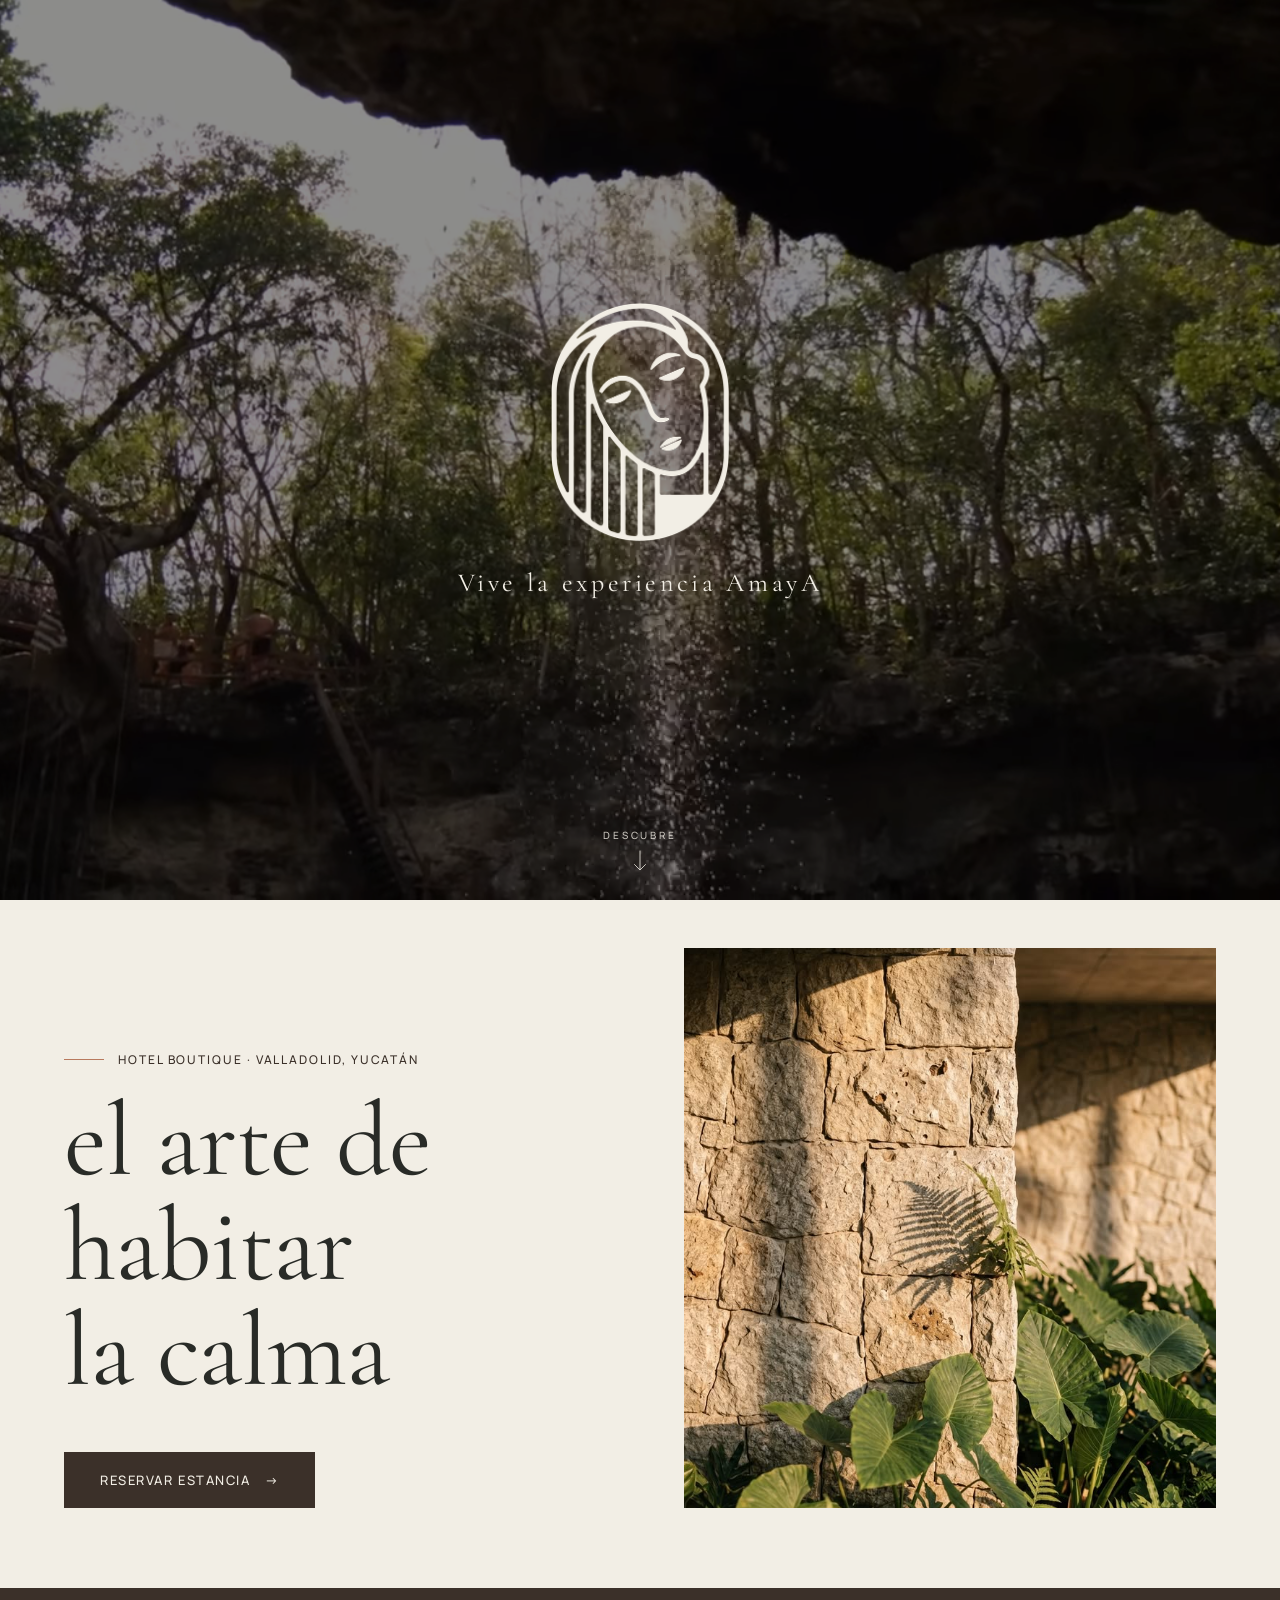
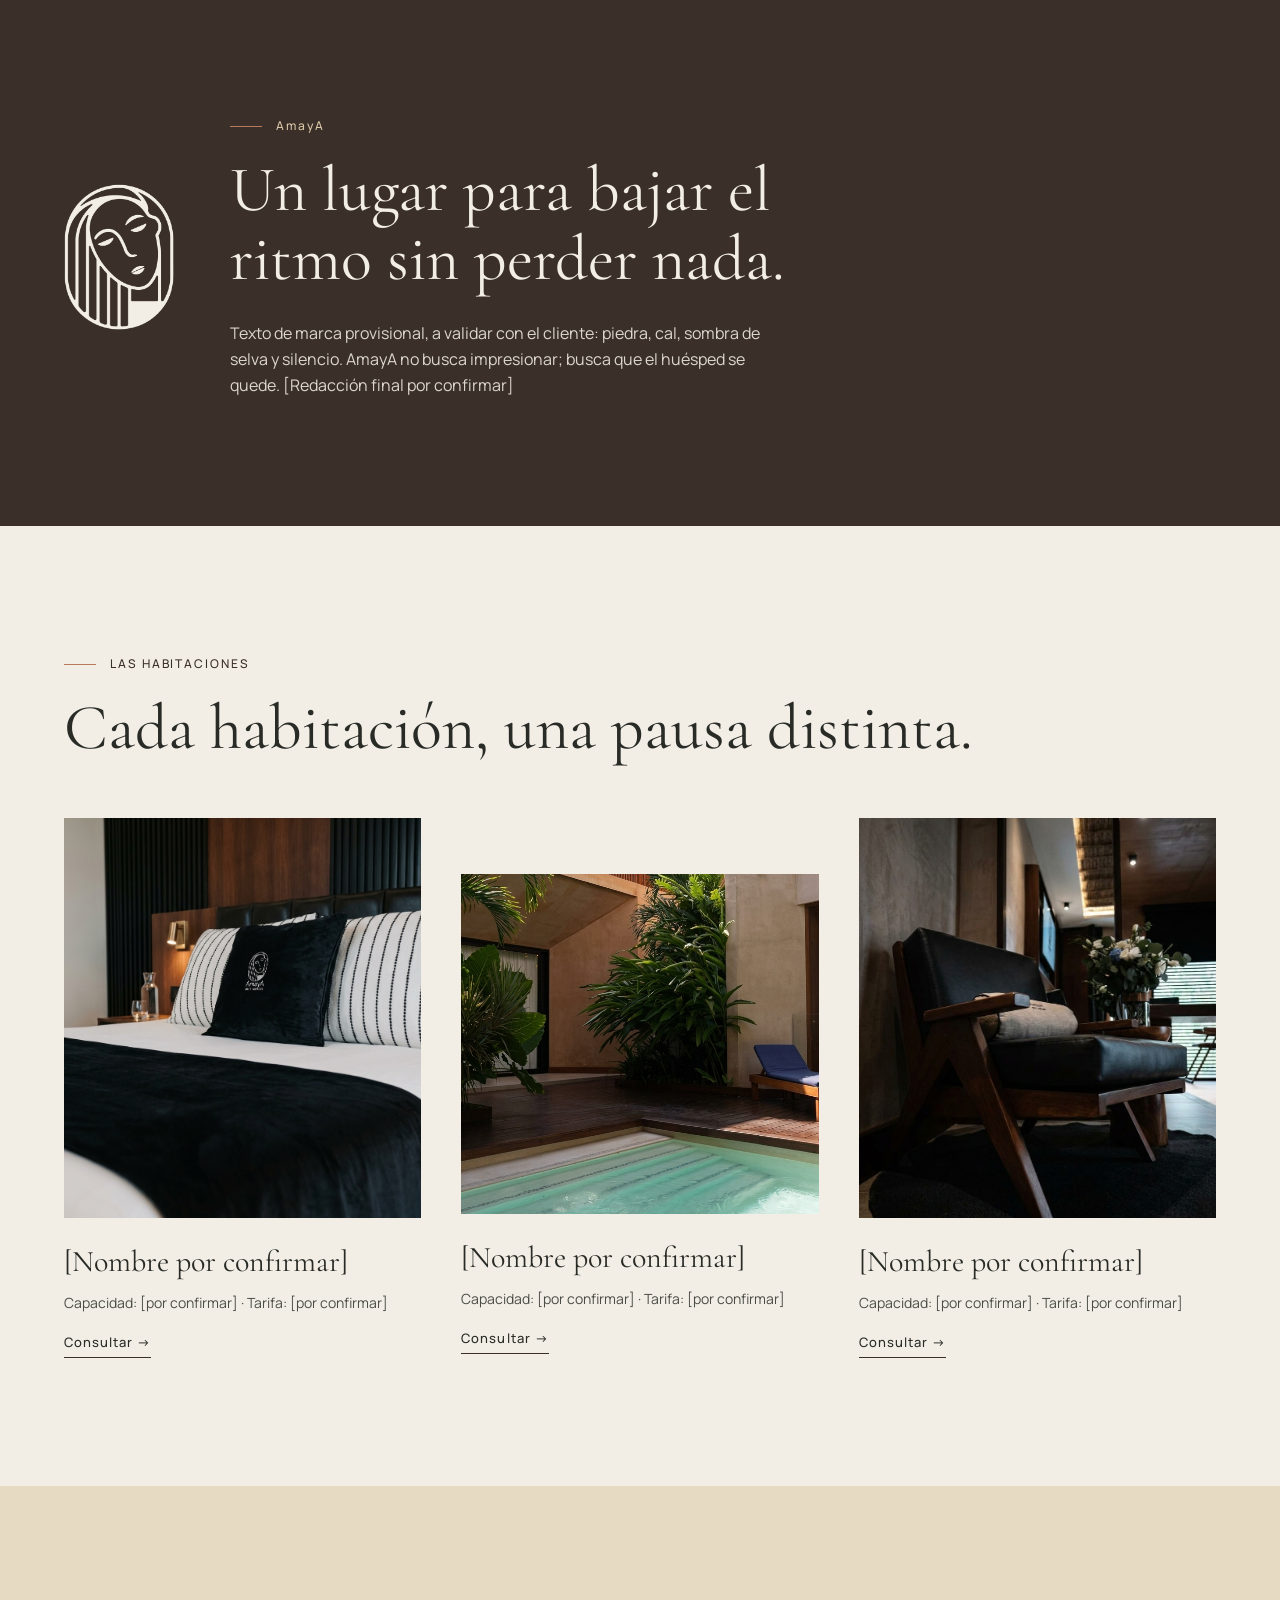
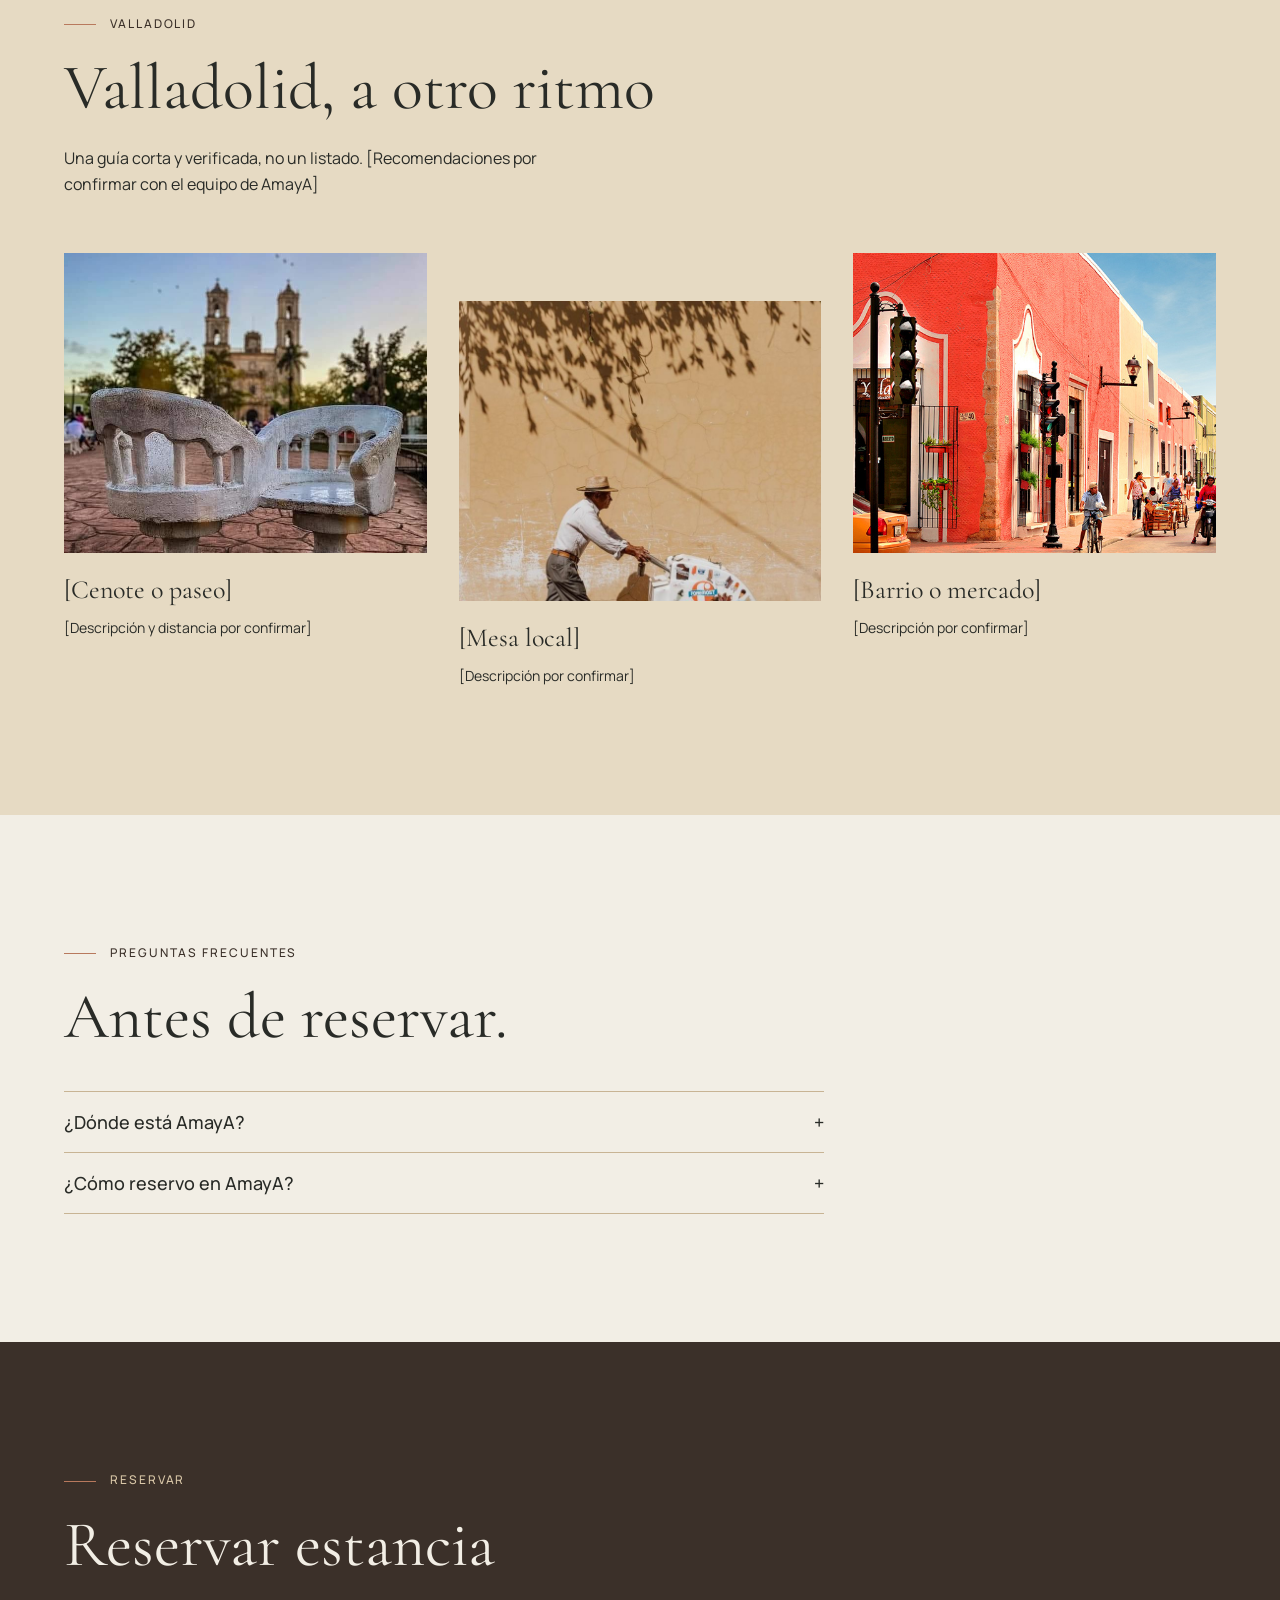
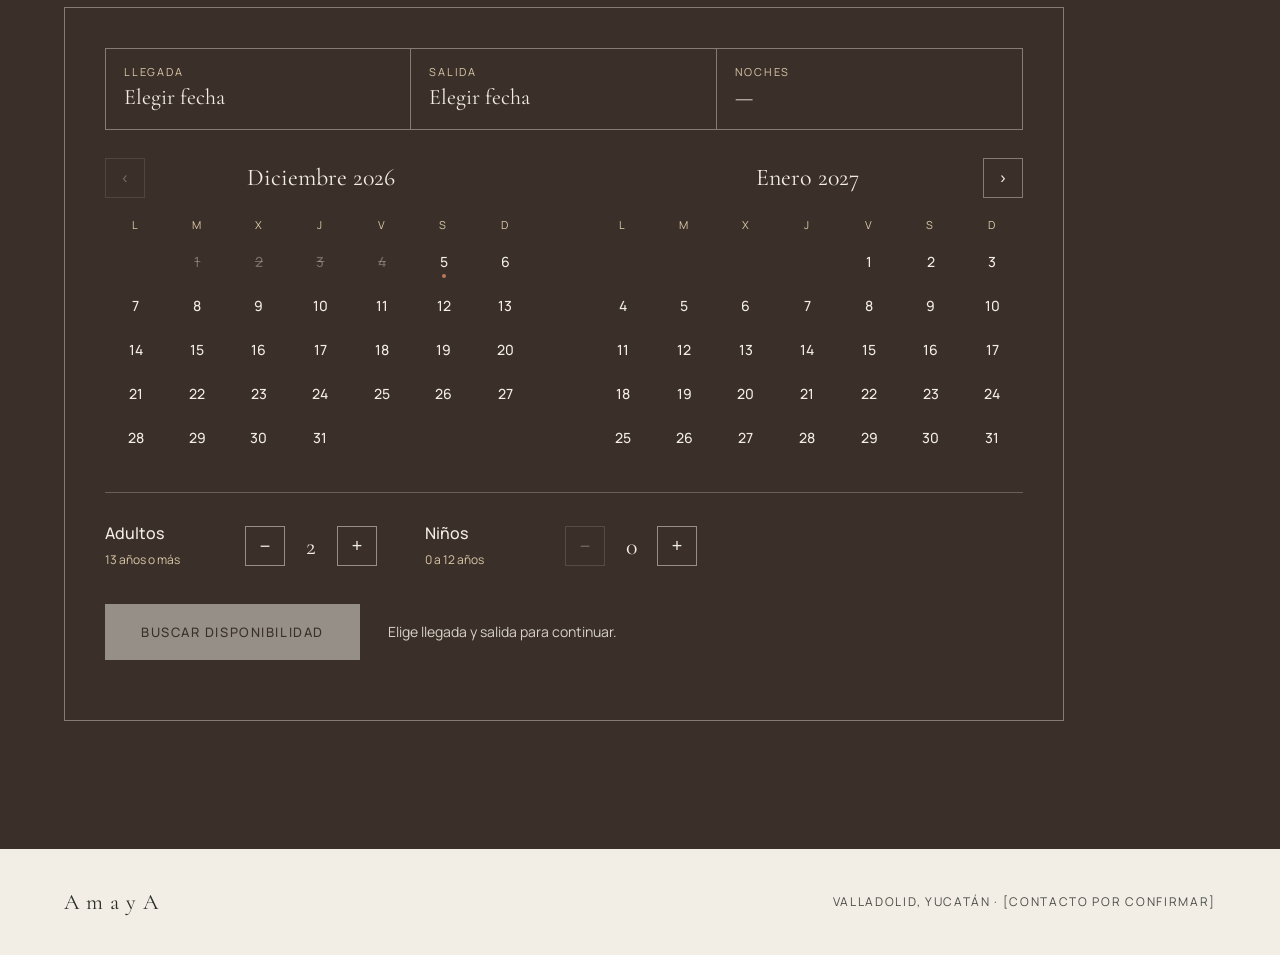
<file: index.html>
<!doctype html>
<html lang="es-MX">
<head>
<!-- Google Tag Manager: descomentar y reemplazar GTM-XXXXXXX
<script>(function(w,d,s,l,i){w[l]=w[l]||[];w[l].push({'gtm.start':new Date().getTime(),event:'gtm.js'});var f=d.getElementsByTagName(s)[0],j=d.createElement(s),dl=l!='dataLayer'?'&l='+l:'';j.async=true;j.src='https://www.googletagmanager.com/gtm.js?id='+i+dl;f.parentNode.insertBefore(j,f);})(window,document,'script','dataLayer','GTM-XXXXXXX');</script>
-->
<meta charset="utf-8">
<meta name="viewport" content="width=device-width, initial-scale=1">
<title>AmayA · Hotel boutique en Valladolid, Yucatán</title>
<meta name="description" content="AmayA es un hotel boutique en Valladolid, Yucatán, pensado para habitar la calma. Descubre las habitaciones y reserva directo en el sitio oficial.">
<meta name="robots" content="index, follow, max-image-preview:large">
<meta name="theme-color" content="#F2EEE5">
<link rel="canonical" href="https://www.REEMPLAZAR-DOMINIO.com/">
<link rel="icon" href="images/brand/favicon.png" type="image/png">
<link rel="apple-touch-icon" href="images/brand/apple-touch-icon.png">
<meta property="og:type" content="website">
<meta property="og:site_name" content="AmayA">
<meta property="og:title" content="AmayA · Hotel boutique en Valladolid, Yucatán">
<meta property="og:description" content="El arte de habitar la calma. Hotel boutique en Valladolid, Yucatán.">
<meta property="og:image" content="https://www.REEMPLAZAR-DOMINIO.com/images/og/og-amaya.jpg">
<meta property="og:url" content="https://www.REEMPLAZAR-DOMINIO.com/">
<meta property="og:locale" content="es_MX">
<meta name="twitter:card" content="summary_large_image">
<meta name="twitter:title" content="AmayA · Hotel boutique en Valladolid, Yucatán">
<meta name="twitter:description" content="El arte de habitar la calma.">
<meta name="twitter:image" content="https://www.REEMPLAZAR-DOMINIO.com/images/og/og-amaya.jpg">
<link rel="preconnect" href="https://fonts.googleapis.com">
<link rel="preconnect" href="https://fonts.gstatic.com" crossorigin>
<link href="https://fonts.googleapis.com/css2?family=Cormorant+Garamond:wght@400;500&family=Manrope:wght@400;500;600&display=swap" rel="stylesheet">
<style id="video-hero-critical">
body{margin:0}
.video-hero{position:relative;width:100%;height:100vh;height:100svh;min-height:480px;display:flex;align-items:center;justify-content:center;overflow:hidden;background:#292B27}
.video-hero video{position:absolute;inset:0;width:100%;height:100%;object-fit:cover;display:block}
.video-hero::before{content:"";position:absolute;inset:0;background:rgba(0,0,0,.45);z-index:1;pointer-events:none}
.vh-center{position:relative;z-index:2;display:flex;flex-direction:column;align-items:center;text-align:center;color:#F2EEE5}
.video-hero .logo-center{width:clamp(90px,16vw,170px);height:auto;display:block;animation:vhLogo 1.4s .3s ease both}
.vh-tag{margin:26px 0 0;font:400 clamp(18px,2.2vw,26px)/1.2 'Cormorant Garamond',Georgia,serif;letter-spacing:.14em;animation:vhRise 1.2s 1s ease both}
.vh-down{position:absolute;z-index:2;left:0;right:0;bottom:28px;display:flex;flex-direction:column;align-items:center;gap:8px;color:rgba(242,238,229,.8);font:500 10px 'Manrope',system-ui,sans-serif;letter-spacing:.28em;text-transform:uppercase;animation:vhRise 1.2s 1.6s ease both}
.vh-down:hover{color:#F2EEE5}
.vh-down svg{animation:vhBob 2.4s ease-in-out infinite}
@keyframes vhLogo{from{opacity:0;transform:scale(.94)}to{opacity:1;transform:none}}
@keyframes vhRise{from{opacity:0;transform:translateY(8px)}to{opacity:1;transform:none}}
@keyframes vhBob{0%,100%{transform:translateY(0);opacity:.55}50%{transform:translateY(6px);opacity:1}}
@media (prefers-reduced-motion:reduce){.video-hero .logo-center,.vh-tag,.vh-down,.vh-down svg{animation:none}}
body.vh header.top{position:fixed;left:0;right:0;top:0;transform:translateY(-100%);transition:transform .5s cubic-bezier(.2,.7,.1,1)}
body.vh header.top.show{transform:none}
section,.hero{scroll-margin-top:84px}
.nm{text-transform:none}
footer b{text-transform:none}
.slot.ok figcaption,.slot:has(img) figcaption{display:none}
</style>
<link rel="stylesheet" href="css/style.css?v=3">
<!-- Datos estructurados. Completar los campos marcados en SEO-GEO-ESTRATEGIA.md (teléfono, geo, habitaciones, redes) cuando estén confirmados. No inventar datos. -->
<script type="application/ld+json">{"@context":"https://schema.org","@type":"Hotel","@id":"https://www.REEMPLAZAR-DOMINIO.com/#hotel","name":"AmayA","description":"Hotel boutique en Valladolid, Yucatán. El arte de habitar la calma.","url":"https://www.REEMPLAZAR-DOMINIO.com/","image":"https://www.REEMPLAZAR-DOMINIO.com/images/og/og-amaya.jpg","logo":"https://www.REEMPLAZAR-DOMINIO.com/images/brand/logo-carbon.png","address":{"@type":"PostalAddress","addressLocality":"Valladolid","addressRegion":"Yucatán","addressCountry":"MX"},"inLanguage":"es-MX"}</script>
<script type="application/ld+json">{"@context":"https://schema.org","@type":"WebSite","name":"AmayA","url":"https://www.REEMPLAZAR-DOMINIO.com/","inLanguage":"es-MX"}</script>
<script type="application/ld+json">{"@context":"https://schema.org","@type":"FAQPage","mainEntity":[{"@type":"Question","name":"¿Dónde está AmayA?","acceptedAnswer":{"@type":"Answer","text":"AmayA es un hotel boutique en Valladolid, Yucatán, México."}},{"@type":"Question","name":"¿Cómo reservo en AmayA?","acceptedAnswer":{"@type":"Answer","text":"Reserva directo en el sitio oficial: elige llegada, salida y huéspedes en la sección Reservar y continúa en el motor de reservas."}}]}</script>
</head>
<body class="vh">
<!-- GTM noscript: descomentar junto con el script del head
<noscript><iframe src="https://www.googletagmanager.com/ns.html?id=GTM-XXXXXXX" height="0" width="0" style="display:none;visibility:hidden"></iframe></noscript>
-->
<a class="skip" href="#contenido">Saltar al contenido</a>
<header class="top">
  <a class="brand" href="#inicio" aria-label="AmayA, inicio"><img src="images/brand/logo-carbon.png" alt="" width="34" height="45"><span>AmayA</span></a>
  <nav aria-label="Principal"><ul>
    <li><a href="#amaya"><span class="nm">AmayA</span></a></li><li><a href="#habitaciones">Habitaciones</a></li><li><a href="#valladolid">Valladolid</a></li><li><a href="#reservar">Reservar</a></li>
  </ul></nav>
</header>
<main id="contenido">
<section class="video-hero">
  <video autoplay muted playsinline loop preload="auto" aria-hidden="true">
    <source src="images/hero/hero.webm" type="video/webm">
    <source src="images/hero/hero.mp4" type="video/mp4">
  </video>
  <div class="vh-center">
    <img src="images/brand/logo-cal.png" alt="" class="logo-center" width="180" height="240">
    <p class="vh-tag">Vive la experiencia AmayA</p>
  </div>
  <a class="vh-down" href="#inicio" aria-label="Descubre AmayA: bajar al contenido"><span>Descubre</span><svg width="14" height="22" viewBox="0 0 14 22" fill="none" aria-hidden="true"><path d="M7 1v18M1.5 14.5 7 20l5.5-5.5" stroke="currentColor" stroke-width="1" stroke-linecap="round" stroke-linejoin="round"/></svg></a>
</section>

<section id="inicio" class="hero wrap" aria-label="AmayA, el arte de habitar la calma">
  <div class="hero-copy rise">
    <p class="eyebrow kicker"><i></i>Hotel boutique · Valladolid, Yucatán</p>
    <h1 class="sr-only">AmayA — Hotel boutique en Valladolid, Yucatán</h1>
    <p class="hero-hl" id="h1"><span class="ln"><span>el arte de</span></span><span class="ln"><span>habitar</span></span><span class="ln"><span>la calma</span></span></p>
    <a class="btn" href="#reservar" data-track="reserve_click" data-where="hero">Reservar estancia <span aria-hidden="true">→</span></a>
  </div>
  <figure class="ph fade slot"><img src="images/hero/hero.jpg" alt="Patio de AmayA, hotel boutique en Valladolid, Yucatán, con luz lateral sobre muros de cal y vegetación" width="1200" height="1500" loading="eager" decoding="async" onload="this.parentNode.classList.add('ok')" onerror="this.remove()"><figcaption>Imagen provisional<small>Sustituir por images/hero/hero.jpg</small></figcaption></figure>
</section>

<section id="amaya" class="blk dark" aria-labelledby="t-amaya">
  <div class="amaya">
    <img src="images/brand/logo-cal.png" alt="Símbolo de AmayA: musa en línea dentro de un óvalo" width="110" height="146">
    <div>
      <p class="eyebrow line rv"><span class="nm">AmayA</span></p>
      <h2 class="rv" style="--d:.1s" id="t-amaya">Un lugar para bajar el ritmo sin perder nada.</h2>
      <p class="rv" style="--d:.2s">Texto de marca provisional, a validar con el cliente: piedra, cal, sombra de selva y silencio. AmayA no busca impresionar; busca que el huésped se quede. [Redacción final por confirmar]</p>
    </div>
  </div>
</section>

<section id="habitaciones" class="blk" aria-labelledby="t-hab">
  <p class="eyebrow line rv" style="color:var(--tierra)">Las habitaciones</p>
  <h2 class="rv" style="--d:.1s" id="t-hab">Cada habitación, una pausa distinta.</h2>
  <div class="rooms">
    <article class="room rv"><figure class="ph slot"><img src="images/habitaciones/habitacion-1.jpg" alt="Habitación 1 de AmayA, hotel boutique en Valladolid, Yucatán" width="1200" height="1500" loading="lazy" decoding="async" onload="this.parentNode.classList.add('ok')" onerror="this.remove()"><figcaption>Foto provisional<small>habitacion-1.jpg</small></figcaption></figure><h3>[Nombre por confirmar]</h3><p>Capacidad: [por confirmar] · Tarifa: [por confirmar]</p><a class="link" href="#reservar" data-track="reserve_click" data-where="room-1">Consultar →</a></article>
    <article class="room rv"><figure class="ph slot"><img src="images/habitaciones/habitacion-2.jpg" alt="Habitación 2 de AmayA, hotel boutique en Valladolid, Yucatán" width="1200" height="1500" loading="lazy" decoding="async" onload="this.parentNode.classList.add('ok')" onerror="this.remove()"><figcaption>Foto provisional<small>habitacion-2.jpg</small></figcaption></figure><h3>[Nombre por confirmar]</h3><p>Capacidad: [por confirmar] · Tarifa: [por confirmar]</p><a class="link" href="#reservar" data-track="reserve_click" data-where="room-2">Consultar →</a></article>
    <article class="room rv"><figure class="ph slot"><img src="images/habitaciones/habitacion-3.jpg" alt="Habitación 3 de AmayA, hotel boutique en Valladolid, Yucatán" width="1200" height="1500" loading="lazy" decoding="async" onload="this.parentNode.classList.add('ok')" onerror="this.remove()"><figcaption>Foto provisional<small>habitacion-3.jpg</small></figcaption></figure><h3>[Nombre por confirmar]</h3><p>Capacidad: [por confirmar] · Tarifa: [por confirmar]</p><a class="link" href="#reservar" data-track="reserve_click" data-where="room-3">Consultar →</a></article>
  </div>
</section>

<section id="valladolid" class="blk val" aria-labelledby="t-val">
  <p class="eyebrow line rv" style="color:var(--tierra)">Valladolid</p>
  <h2 class="rv" style="--d:.1s" id="t-val">Valladolid, a otro ritmo</h2>
  <p class="lead rv">Una guía corta y verificada, no un listado. [Recomendaciones por confirmar con el equipo de AmayA]</p>
  <div class="spots">
    <article class="spot rv"><figure class="ph slot"><img src="images/valladolid/valladolid-1.jpg" alt="Valladolid, Yucatán: recomendación 1 cerca de AmayA hotel boutique" width="1200" height="1500" loading="lazy" decoding="async" onload="this.parentNode.classList.add('ok')" onerror="this.remove()"><figcaption>Imagen provisional<small>valladolid-1.jpg</small></figcaption></figure><h3>[Cenote o paseo]</h3><p>[Descripción y distancia por confirmar]</p></article>
    <article class="spot rv"><figure class="ph slot"><img src="images/valladolid/valladolid-2.jpg" alt="Valladolid, Yucatán: recomendación 2 cerca de AmayA hotel boutique" width="1200" height="1500" loading="lazy" decoding="async" onload="this.parentNode.classList.add('ok')" onerror="this.remove()"><figcaption>Imagen provisional<small>valladolid-2.jpg</small></figcaption></figure><h3>[Mesa local]</h3><p>[Descripción por confirmar]</p></article>
    <article class="spot rv"><figure class="ph slot"><img src="images/valladolid/valladolid-3.jpg" alt="Valladolid, Yucatán: recomendación 3 cerca de AmayA hotel boutique" width="1200" height="1500" loading="lazy" decoding="async" onload="this.parentNode.classList.add('ok')" onerror="this.remove()"><figcaption>Imagen provisional<small>valladolid-3.jpg</small></figcaption></figure><h3>[Barrio o mercado]</h3><p>[Descripción por confirmar]</p></article>
  </div>
</section>


<section id="faq" class="blk" aria-labelledby="t-faq">
  <p class="eyebrow line rv" style="color:var(--tierra)">Preguntas frecuentes</p>
  <h2 class="rv" style="--d:.1s" id="t-faq">Antes de reservar.</h2>
  <div class="faq rv">
    <details><summary>¿Dónde está AmayA?</summary><p>AmayA es un hotel boutique en Valladolid, Yucatán, México. [Dirección y referencias por confirmar]</p></details>
    <details><summary>¿Cómo reservo en AmayA?</summary><p>Reserva directo en este sitio: elige llegada, salida y huéspedes en la sección Reservar y continúa en el motor de reservas oficial.</p></details>
  </div>
</section>

<section id="reservar" class="blk dark" aria-labelledby="t-res">
  <div class="book">
    <p class="eyebrow line rv">Reservar</p>
    <h2 class="rv" style="--d:.1s" id="t-res">Reservar estancia</h2>
    <div class="panel rv" id="booker">
      <div class="sumrow" aria-live="polite">
        <div class="sumcell"><small>Llegada</small><output id="o-in">Elegir fecha</output></div>
        <div class="sumcell"><small>Salida</small><output id="o-out">Elegir fecha</output></div>
        <div class="sumcell"><small>Noches</small><output id="o-n">—</output></div>
      </div>
      <div class="cal" id="cal" role="group" aria-label="Calendario de fechas"></div>
      <div class="guests">
        <div class="gc"><div class="lbl"><b>Adultos</b><small>13 años o más</small></div><div class="step"><button type="button" id="a-"  aria-label="Menos adultos">−</button><output id="a-o" aria-live="polite">2</output><button type="button" id="a+" aria-label="Más adultos">+</button></div></div>
        <div class="gc"><div class="lbl"><b>Niños</b><small>0 a 12 años</small></div><div class="step"><button type="button" id="c-" aria-label="Menos niños">−</button><output id="c-o" aria-live="polite">0</output><button type="button" id="c+" aria-label="Más niños">+</button></div></div>
      </div>
      <div class="actions">
        <button class="btn light" id="book-btn" type="button" disabled>Buscar disponibilidad</button>
        <p class="hint" id="hint">Elige llegada y salida para continuar.</p>
      </div>
      <p class="status" id="book-status" role="status" aria-live="polite"></p>
    </div>
  </div>
</section>
</main>

<footer><b>AmayA</b><span>Valladolid, Yucatán · [Contacto por confirmar]</span></footer>
<div class="sticky"><a class="btn" href="#reservar" data-track="reserve_click" data-where="sticky">Reservar estancia</a></div>
<script src="js/script.js?v=3" defer></script>
</body>
</html>
</file>
<file: css/style.css>
/* Concepto: editorial quieto. Cal como lienzo, tierra como peso, un solo acento de arcilla. Mucho aire, una foto por momento. */
:root{
  color-scheme:light;
  --cal:#F2EEE5; --arena:#E6DAC3; --arena-d:#C8B494; --tierra:#3B3029; --carbon:#292B27; --arcilla:#B8795D; --salvia:#A9B39A; --muted:#4a4c46; --cal-t:#D9C7A8;
  --display:'Cormorant Garamond',Georgia,serif; --body:'Manrope',system-ui,sans-serif;
  --gut:clamp(20px,5vw,72px);
}
*{box-sizing:border-box}
html{scroll-behavior:smooth}
@media (prefers-reduced-motion:reduce){html{scroll-behavior:auto}}
body{background:var(--cal);color:var(--carbon);font-family:var(--body);line-height:1.6;padding-inline:0;padding-bottom:0}
a{color:inherit;text-decoration:none}
a:focus-visible,button:focus-visible{outline:2px solid var(--arcilla);outline-offset:4px}
.skip{position:absolute;left:-999px;top:8px;background:var(--tierra);color:var(--cal);padding:10px 16px;z-index:50}
.skip:focus{left:8px}
.wrap{padding-inline:var(--gut)}
.eyebrow{font-size:12px;letter-spacing:.16em;text-transform:uppercase;font-weight:500;margin:0 0 20px}
h1,h2,h3,.hero-hl{font-family:var(--display);font-weight:400;margin:0;text-wrap:balance}
h2{font-size:clamp(36px,5vw,64px);line-height:1.08}
header.top{position:sticky;top:env(safe-area-inset-top,0px);z-index:20;background:var(--cal);display:flex;flex-wrap:wrap;gap:12px 32px;justify-content:space-between;align-items:center;padding:16px var(--gut)}
.brand{display:flex;align-items:center;gap:14px}
.brand img{width:34px;height:auto;display:block}
.brand span{font-family:var(--display);font-size:24px;letter-spacing:.32em}
nav ul{list-style:none;margin:0;padding:0;display:flex;flex-wrap:wrap;gap:8px 28px;font-size:12px;letter-spacing:.16em;text-transform:uppercase;font-weight:500}
nav a{padding:6px 0;border-bottom:1px solid transparent}
nav a:hover,nav a[aria-current="true"]{border-color:var(--arcilla)}
.video-hero{position:relative;width:100%;height:100vh;display:flex;align-items:center;justify-content:center;overflow:hidden}
.video-hero video{position:absolute;inset:0;width:100%;height:100%;object-fit:cover;display:block}
.video-hero::before{content:'';position:absolute;inset:0;background:rgba(0,0,0,.45);z-index:1}
.video-hero .logo-center{position:relative;z-index:2;width:clamp(80px,20vw,180px);height:auto;display:block;animation:logoFade 1.2s .4s ease both}
@media (prefers-reduced-motion:no-preference){@keyframes logoFade{from{opacity:0;transform:scale(.92)}to{opacity:1;transform:scale(1)}}}
.hero{display:flex;flex-wrap:wrap;gap:48px;align-items:flex-end;padding-block:48px 80px}
.hero-copy{flex:1 1 360px;min-width:0}
.kicker{display:flex;align-items:center;gap:14px;color:var(--tierra)}
.kicker i{width:40px;height:1px;background:var(--arcilla);display:block}
.hero-hl{margin:0;font-size:clamp(52px,8.2vw,116px);line-height:1;letter-spacing:-.01em;text-transform:lowercase}
.btn{display:inline-flex;align-items:center;gap:14px;height:56px;padding:0 36px;background:var(--tierra);color:var(--cal);font:500 13px var(--body);letter-spacing:.12em;text-transform:uppercase;border:0;cursor:pointer}
.btn:hover{background:var(--carbon)}
.hero .btn{margin-top:48px}
.ph{margin:0;display:flex;flex-direction:column;justify-content:flex-end;padding:20px;font-size:12px;letter-spacing:.1em;text-transform:uppercase;line-height:1.7;color:#2a2018}
.ph small{text-transform:none;letter-spacing:.03em;font-size:12px}
.hero .ph{flex:1 1 320px;min-width:0;max-width:560px;min-height:min(560px,70vw);background:var(--arena-d)}
@media (prefers-reduced-motion:no-preference){
 .rise{animation:rise .8s .3s ease both}.fade{animation:fade .9s ease both}
 @keyframes rise{from{opacity:0;transform:translateY(12px)}to{opacity:1;transform:none}}
 @keyframes fade{from{opacity:0}to{opacity:1}}
}
section.blk{padding:clamp(72px,10vw,140px) var(--gut)}
.dark{background:var(--tierra);color:var(--cal)}
.dark .eyebrow{color:var(--cal-t)}
.amaya{display:flex;flex-wrap:wrap;gap:56px;align-items:center;max-width:1200px;margin-inline:auto}
.amaya img{width:110px;height:auto}
.amaya div{flex:1 1 360px;min-width:0}
.amaya h2{margin-bottom:28px}
.amaya p:last-child{max-width:560px;color:rgba(242,238,229,.88);margin:0}
.rooms{display:grid;grid-template-columns:repeat(auto-fit,minmax(260px,1fr));gap:40px;align-items:start;margin-top:56px}
.room:nth-child(2){margin-top:56px}
.room .ph{height:400px}
.room:nth-child(1) .ph{background:var(--arena-d)} .room:nth-child(2) .ph{background:var(--salvia);height:340px} .room:nth-child(3) .ph{background:var(--arena)}
.room h3{font-size:30px;margin:20px 0 6px}
.room p{margin:0 0 14px;font-size:14px;color:var(--muted)}
.link{font-size:13px;letter-spacing:.08em;font-weight:500;border-bottom:1px solid var(--tierra);padding-bottom:4px;display:inline-block}
.val{background:var(--arena)}
.val .lead{max-width:520px;margin:24px 0 0}
.spots{display:grid;grid-template-columns:repeat(auto-fit,minmax(220px,1fr));gap:32px;align-items:start;margin-top:56px}
.spot:nth-child(2){margin-top:48px}
.spot .ph{height:300px}
.spot:nth-child(1) .ph{background:#D9B8A3}.spot:nth-child(2) .ph{background:var(--cal)}.spot:nth-child(3) .ph{background:var(--arena-d)}
.spot h3{font-size:26px;margin:16px 0 6px}.spot p{margin:0;font-size:14px}
.book h2{margin-bottom:28px}
.panel{border:1px solid rgba(242,238,229,.4);padding:32px}
.btn.light{background:var(--cal);color:var(--tierra)}
.btn.light:hover{background:var(--arena)}
footer{padding:40px var(--gut) 40px;display:flex;flex-wrap:wrap;gap:16px 40px;justify-content:space-between;align-items:center;font-size:12px;letter-spacing:.14em;text-transform:uppercase;color:var(--muted)}
footer b{font:400 22px var(--display);letter-spacing:.32em;color:var(--carbon)}

/* ---- movimiento sutil ---- */
header.top{transition:box-shadow .4s ease,background .4s ease}
header.top.scrolled{box-shadow:0 1px 0 var(--arena-d)}
nav a{position:relative;border-bottom:0}
nav a::after{content:"";position:absolute;left:0;right:0;bottom:0;height:1px;background:var(--arcilla);transform:scaleX(0);transform-origin:left;transition:transform .45s cubic-bezier(.6,0,.2,1)}
nav a:hover::after,nav a[aria-current="true"]::after{transform:scaleX(1)}
.link{position:relative;border-bottom:0;padding-bottom:5px}
.link::after{content:"";position:absolute;left:0;right:0;bottom:0;height:1px;background:var(--tierra);transform-origin:right;transition:transform .45s cubic-bezier(.6,0,.2,1)}
.link:hover{opacity:1}.link:hover::after{transform:scaleX(.35)}
.btn span[aria-hidden]{transition:transform .35s ease}.btn:hover span[aria-hidden]{transform:translateX(5px)}
.room .ph,.spot .ph{transition:transform .9s cubic-bezier(.2,.6,.2,1)}
.room,.spot{overflow:hidden}
.room:hover .ph,.spot:hover .ph{transform:scale(1.025)}
.room .ph,.spot .ph{transform-origin:center}
.eyebrow.line::before{content:"";display:inline-block;width:32px;height:1px;background:var(--arcilla);vertical-align:middle;margin-right:14px;transform-origin:left;transition:transform .9s .15s cubic-bezier(.6,0,.2,1)}
@media (prefers-reduced-motion:no-preference){
 .hero-hl .ln{display:block;overflow:hidden}
 .hero-hl .ln>span{display:block;animation:lineup 1.1s cubic-bezier(.2,.7,.1,1) both}
 .hero-hl .ln:nth-child(2)>span{animation-delay:.12s}.hero-hl .ln:nth-child(3)>span{animation-delay:.24s}
 @keyframes lineup{from{transform:translateY(105%)}to{transform:none}}
 .hero .ph{animation:wipe 1.3s .15s cubic-bezier(.6,0,.2,1) both}
 @keyframes wipe{from{clip-path:inset(0 0 100% 0)}to{clip-path:inset(0)}}
 .hero-copy .eyebrow,.hero .btn{animation:rise .9s .7s ease both}
 .amaya img{animation:breathe 9s ease-in-out infinite}
 @keyframes breathe{0%,100%{opacity:.92;transform:translateY(0)}50%{opacity:1;transform:translateY(-4px)}}
 .js .rv{opacity:0;transform:translateY(18px);transition:opacity .9s ease,transform .9s cubic-bezier(.2,.6,.2,1);transition-delay:var(--d,0s)}
 .js .rv.in{opacity:1;transform:none}
 .js .eyebrow.line:not(.in)::before{transform:scaleX(0)}
}
/* ---- reservas ---- */
.book{max-width:1000px}
.panel{padding:clamp(20px,4vw,40px)}
.sumrow{display:grid;grid-template-columns:repeat(auto-fit,minmax(150px,1fr));gap:0;border:1px solid rgba(242,238,229,.4);margin-bottom:28px}
.sumcell{padding:14px 18px;border-right:1px solid rgba(242,238,229,.4);min-width:0}
.sumcell:last-child{border-right:0}
@media (max-width:560px){.sumcell{border-right:0;border-bottom:1px solid rgba(242,238,229,.4)}.sumcell:last-child{border-bottom:0}}
.sumcell small{display:block;font-size:11px;letter-spacing:.16em;text-transform:uppercase;color:var(--cal-t)}
.sumcell output{display:block;font:400 22px var(--display);margin-top:4px;min-height:1.4em}
.cal{display:flex;flex-wrap:wrap;gap:32px 56px;position:relative}
.month{flex:1 1 260px;min-width:0}
.mhead{display:flex;align-items:center;justify-content:space-between;margin-bottom:12px;min-height:40px}
.mhead h3{font-size:24px;text-transform:capitalize}
.nav-b{width:40px;height:40px;background:none;border:1px solid rgba(242,238,229,.4);color:var(--cal);cursor:pointer;font-size:16px}
.nav-b:hover{background:rgba(242,238,229,.12)}.nav-b[disabled]{opacity:.3;cursor:default}
.nav-b.ph-sp{visibility:hidden}
.grid{display:grid;grid-template-columns:repeat(7,1fr);gap:0}
.dow{font-size:11px;letter-spacing:.12em;text-transform:uppercase;color:var(--cal-t);text-align:center;padding:6px 0}
.day{height:44px;background:none;border:0;color:var(--cal);font:500 14px var(--body);cursor:pointer;position:relative;transition:background .25s ease}
.day:hover:not([disabled]){background:rgba(242,238,229,.16)}
.day[disabled]{color:rgba(242,238,229,.32);cursor:default;text-decoration:line-through}
.day.inr{background:rgba(217,199,168,.22)}
.day.sel{background:var(--cal);color:var(--tierra)}
.day.today::after{content:"";position:absolute;bottom:6px;left:50%;width:4px;height:4px;margin-left:-2px;background:var(--arcilla);border-radius:50%}
.guests{display:flex;flex-wrap:wrap;gap:20px 48px;margin:32px 0;padding-top:28px;border-top:1px solid rgba(242,238,229,.25)}
.gc{display:flex;align-items:center;gap:20px;min-width:0}
.gc .lbl{min-width:120px}.gc .lbl b{display:block;font-weight:500}.gc .lbl small{color:var(--cal-t);font-size:12px}
.step{display:flex;align-items:center;gap:14px}
.step button{width:40px;height:40px;background:none;border:1px solid rgba(242,238,229,.5);color:var(--cal);font-size:18px;cursor:pointer}
.step button:hover:not([disabled]){background:rgba(242,238,229,.14)}.step button[disabled]{opacity:.3;cursor:default}
.step output{min-width:24px;text-align:center;font:400 24px var(--display)}
.actions{display:flex;flex-wrap:wrap;gap:16px 28px;align-items:center}
.actions .btn[disabled]{opacity:.5;cursor:not-allowed}
.hint{font-size:14px;color:rgba(242,238,229,.85);margin:0}
.status{margin:20px 0 0;font-size:14px;color:var(--cal-t)}
.status code{word-break:break-all;font-size:12px;color:var(--cal)}
.sticky{display:none}
@media (max-width:700px){
 .sticky{display:flex;position:fixed;left:0;right:0;bottom:0;z-index:30;background:var(--cal);border-top:1px solid var(--arena-d);padding:10px var(--gut) calc(10px + env(safe-area-inset-bottom,0px))}
 .sticky .btn{width:100%;justify-content:center;height:48px}
 footer{padding-bottom:96px}
 .room:nth-child(2),.spot:nth-child(2){margin-top:0}
}

.sr-only{position:absolute;width:1px;height:1px;padding:0;margin:-1px;overflow:hidden;clip:rect(0,0,0,0);white-space:nowrap;border:0}
.slot{position:relative;overflow:hidden}
.slot img{position:absolute;inset:0;width:100%;height:100%;object-fit:cover;display:block}
.slot figcaption{position:relative}
.faq{max-width:760px;margin-top:40px}
.faq details{border-top:1px solid var(--arena-d);padding:18px 0}
.faq details:last-child{border-bottom:1px solid var(--arena-d)}
.faq summary{cursor:pointer;font:500 18px var(--body);list-style:none;display:flex;justify-content:space-between;gap:16px}
.faq summary::-webkit-details-marker{display:none}
.faq summary::after{content:"+";transition:transform .3s ease}
.faq details[open] summary::after{transform:rotate(45deg)}
.faq p{margin:12px 0 0;max-width:620px}
.crumbs{font-size:12px;letter-spacing:.12em;text-transform:uppercase;padding:24px var(--gut) 0;color:var(--muted)}
.post{max-width:720px;margin:0 auto;padding:48px var(--gut) 96px}
.post h1{font-size:clamp(36px,5vw,56px);line-height:1.1;margin-bottom:24px}
.post p,.post li{font-size:17px;line-height:1.8}
.post h2{font-size:32px;margin:48px 0 16px}
</file>
